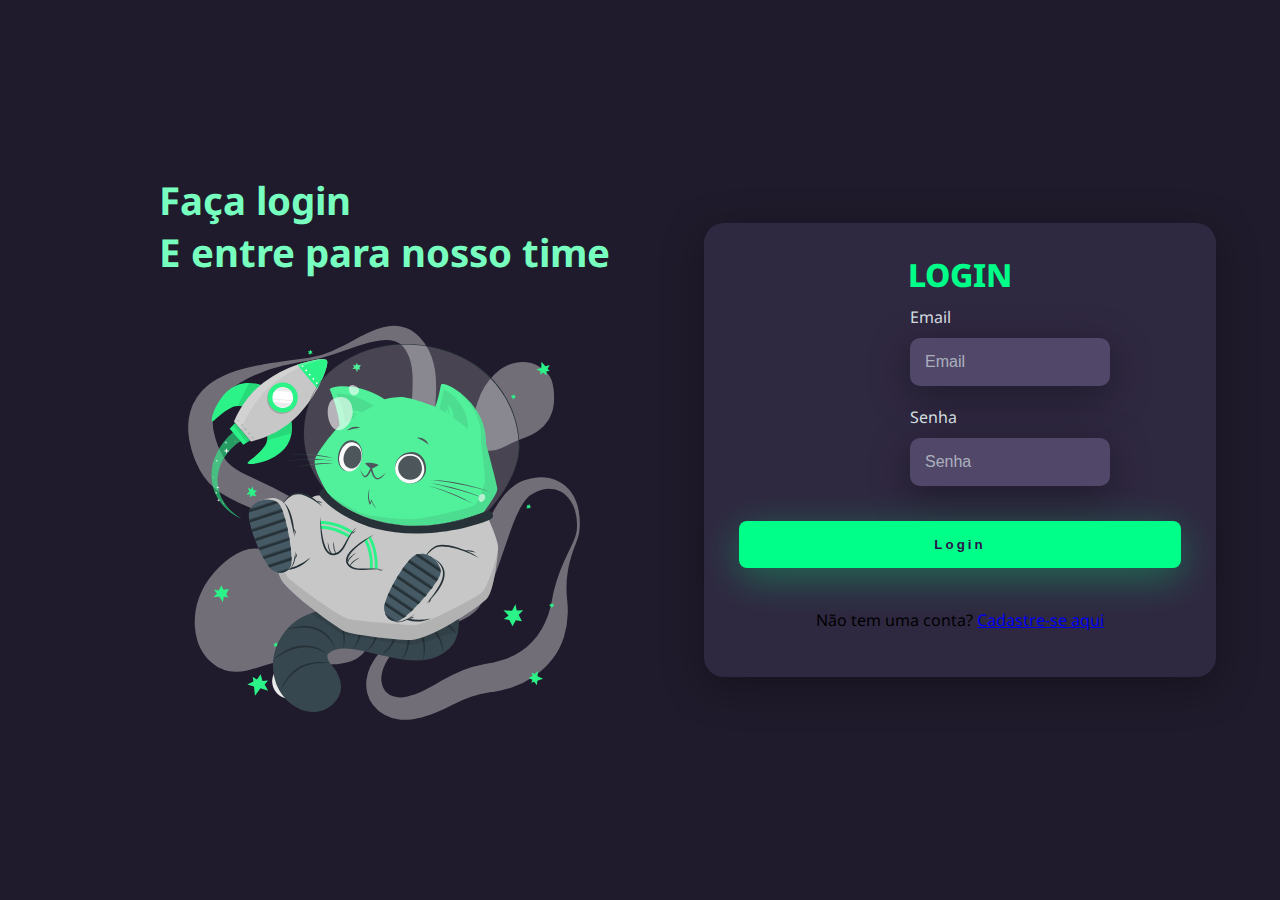
<file: desafio_site/index.html>
<!DOCTYPE html>
<html lang="en">
<head>
    <meta charset="UTF-8">
    <meta http-equiv="X-UA-Compatible" content="IE=edge">
    <meta name="viewport" content="width=device-width, initial-scale=1.0">
    <link rel="stylesheet" href="style.css">
    <title>Login</title>
</head>
<body>
    <div class="main-login">
        <div class="left-login">
            <h1>Faça login<br> E entre para nosso time</h1>
            <img src="./img/catastronauta.svg" class="left-login-image" alt="Cat Astronauta animação">
        </div>
        <div class="card-login">
            <h1>LOGIN</h1>
            <div class="textfield">
                <label for="usuario">Email</label>
                <input type="text" id="login" name="usuario" placeholder="Email">
            </div>
            <div class="textfield">
                <label for="senha">Senha</label>
                <input type="password" id="senha" placeholder="Senha">
            </div>
            <button class="btn-login" value="enviar" id="logar" >Login</button>
            <p>Não tem uma conta? <a href="cadastro.html">Cadastre-se aqui</a></p>
        </div>
    </div>
    <script src="index.js"></script>
</body>
</html>
</file>
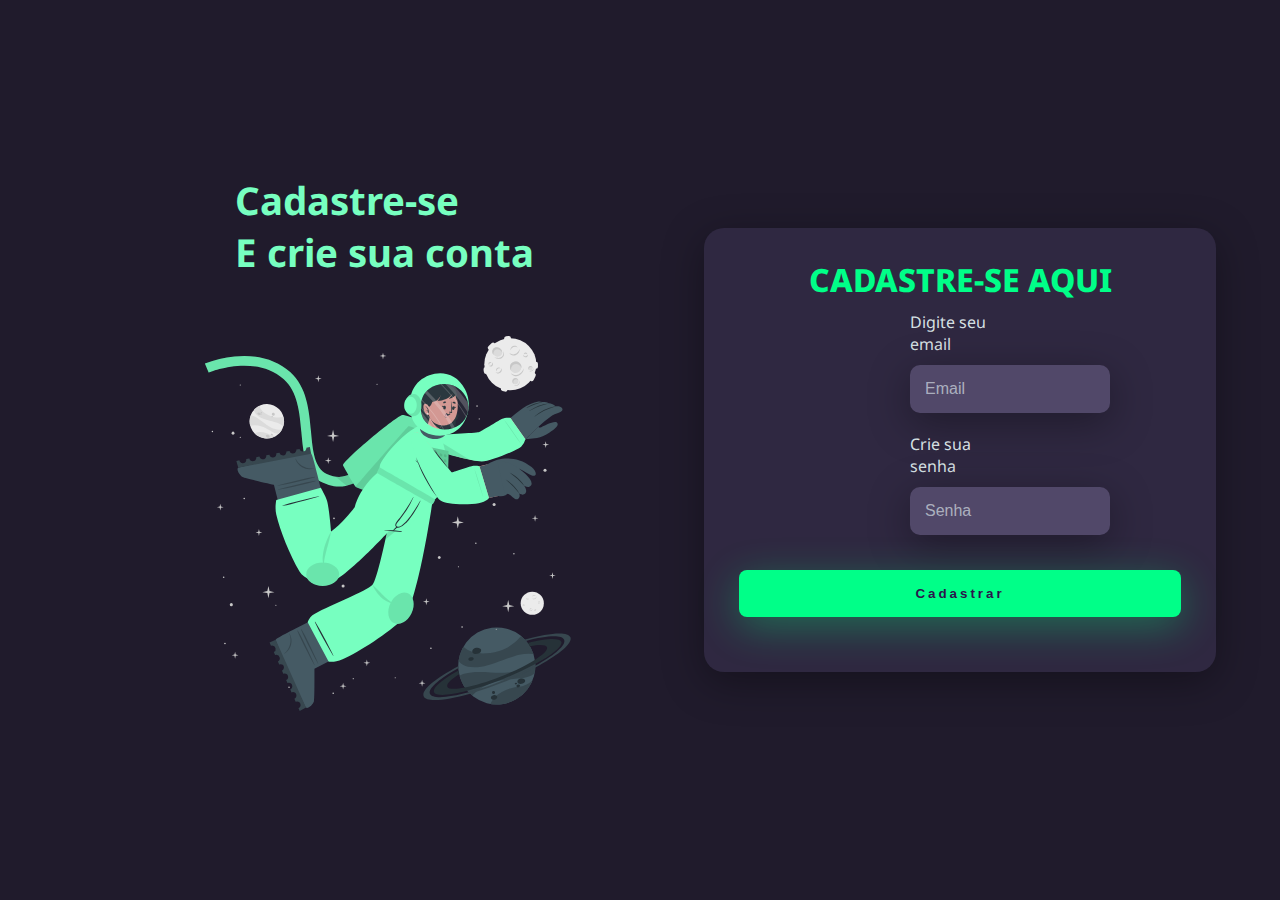
<file: desafio_site/cadastro.html>
<!DOCTYPE html>
<html lang="en">
<head>
    <meta charset="UTF-8">
    <meta http-equiv="X-UA-Compatible" content="IE=edge">
    <meta name="viewport" content="width=device-width, initial-scale=1.0">
    <link rel="stylesheet" href="cadastro.css">
    <title>Login</title>
</head>
<body>
    <div class="main-login">
        <div class="left-login">
            <h1>Cadastre-se<br> E crie sua conta</h1>
            <img src="./img/astronaut.svg" class="left-login-image" alt="Astronauta animação">
        </div>
        <div class="card-login">
            <h1>CADASTRE-SE AQUI</h1>
            <div class="textfield">
                <label for="usuario">Digite seu email</label>
                <input type="text" id="login" name="usuario" placeholder="Email">
            </div>
            <div class="textfield">
                <label for="senha">Crie sua senha</label>
                <input type="password" id="senha" name="senha" placeholder="Senha">
            </div>
            <button type="submit" class="btn-login" id="cadastro" src="tabela.js" >Cadastrar</button>
           

        </div>
    </div>
    
    <script src="cadastro.js"></script>
</body>
</html>
</file>
<file: desafio_site/style.css>
@import url('https://fonts.googleapis.com/css2?family=Noto+Sans&display=swap');

body{
    margin: 0;
    font-family: 'Noto Sans', sans-serif;
}

body * {
    box-sizing: border-box;
}

.main-login{
    width: 100vw;
    height: 100vh;
    background: #201b2c;
    display: flex;
    justify-content: center;
    align-items: center;
}

.left-login{
    width: 50vw;
    height: 100vh;
    display: flex;
    justify-content: center;
    align-items: center;
    flex-direction: column;
}

.left-login > h1 {
    font-size: 3vw;
    color: #77ffc0;
    font-family: Noto Sans;
}

.left-login-image{
    width: 35vw;
}

.right-login{
    width: 50vw;
    height: 100vh;
    display: flex;
    justify-content: center;
    align-items: center;
}

.card-login{
    width: 40%;
    display: flex;
    justify-content: center;
    align-items: center;
    flex-direction: column;
    padding: 30px 35px;
    background: #2f2841;
    border-radius: 20px;
    box-shadow: 0px 10px 40px #00000056;
}

.card-login > h1 {
    color: #00ff88;
    font-weight: 800;
    margin: 0;
}

.textfield{
    width: 100px;
    display: flex;
    flex-direction: column;
    align-items: flex-start;
    justify-content: center;
    margin: 10px 0px;
}


.textfield > input{
    width: 200%;
    border: none;
    border-radius: 10px;
    padding: 15px;
    background: #514869;
    color: #f0ffffde;
    font-size: 12pt;
    box-shadow: 0px 10px 40px #00000056;
    outline: none;
    box-sizing: border-box;
}


.textfield > label{
    color: #f0ffffde;
    margin-bottom: 10px;
}

.textfield > input::placeholder{
    color: #f0ffff94;
}

.btn-login{
    width: 100%;
    padding: 16px 0px;
    margin: 25px;
    border: none;
    border-radius: 8px;
    outline: none;
    text-decoration: uppercase;
    font-weight: 800;
    letter-spacing: 3px;
    color: #2b134b;
    background: #00ff88;
    cursor: pointer;
    box-shadow: 0px 10px 40px 0px #00ff8052;
}

.btn-login:hover {
    box-shadow: 0px 10px 40px 15px #00ff8052;
    transition: 1.0s
}

@media only screen and (max-width: 950px){
    .card-login{
        width: 85%;
    }
}

@media only screen and (max-width: 600px){
    .main-login{
        flex-direction: column;
    }
    .left-login > h1{
        display: none;
    }
    .left-login{
        width: 100%;
        height: auto;
    }
    .right-login{
        width: 100%;
        height: auto;
    }

    .card-login{
        width: 90;
    }
}
</file>
<file: desafio_site/cadastro.css>
@import url('https://fonts.googleapis.com/css2?family=Noto+Sans&display=swap');

body{
    margin: 0;
    font-family: 'Noto Sans', sans-serif;
}

body * {
    box-sizing: border-box;
}

.main-login{
    width: 100vw;
    height: 100vh;
    background: #201b2c;
    display: flex;
    justify-content: center;
    align-items: center;
}

.left-login{
    width: 50vw;
    height: 100vh;
    display: flex;
    justify-content: center;
    align-items: center;
    flex-direction: column;
}

.left-login > h1 {
    font-size: 3vw;
    color: #77ffc0;
    font-family: Noto Sans;
}

.left-login-image{
    width: 35vw;
}

.right-login{
    width: 50vw;
    height: 100vh;
    display: flex;
    justify-content: center;
    align-items: center;
}

.card-login{
    width: 40%;
    display: flex;
    justify-content: center;
    align-items: center;
    flex-direction: column;
    padding: 30px 35px;
    background: #2f2841;
    border-radius: 20px;
    box-shadow: 0px 10px 40px #00000056;
}

.card-login > h1 {
    color: #00ff88;
    font-weight: 800;
    margin: 0;
}

.textfield{
    width: 100px;
    display: flex;
    flex-direction: column;
    align-items: flex-start;
    justify-content: center;
    margin: 10px 0px;
}


.textfield > input{
    width: 200%;
    border: none;
    border-radius: 10px;
    padding: 15px;
    background: #514869;
    color: #f0ffffde;
    font-size: 12pt;
    box-shadow: 0px 10px 40px #00000056;
    outline: none;
    box-sizing: border-box;
}


.textfield > label{
    color: #f0ffffde;
    margin-bottom: 10px;
}

.textfield > input::placeholder{
    color: #f0ffff94;
}

.btn-login{
    width: 100%;
    padding: 16px 0px;
    margin: 25px;
    border: none;
    border-radius: 8px;
    outline: none;
    text-decoration: uppercase;
    font-weight: 800;
    letter-spacing: 3px;
    color: #2b134b;
    background: #00ff88;
    cursor: pointer;
    box-shadow: 0px 10px 40px 0px #00ff8052;
}

.btn-login:hover {
    box-shadow: 0px 10px 40px 15px #00ff8052;
    transition: 1.0s
}

@media only screen and (max-width: 950px){
    .card-login{
        width: 85%;
    }
}

@media only screen and (max-width: 600px){
    .main-login{
        flex-direction: column;
    }
    .left-login > h1{
        display: none;
    }
    .left-login{
        width: 100%;
        height: auto;
    }
    .right-login{
        width: 100%;
        height: auto;
    }

    .card-login{
        width: 90;
    }
}
</file>
